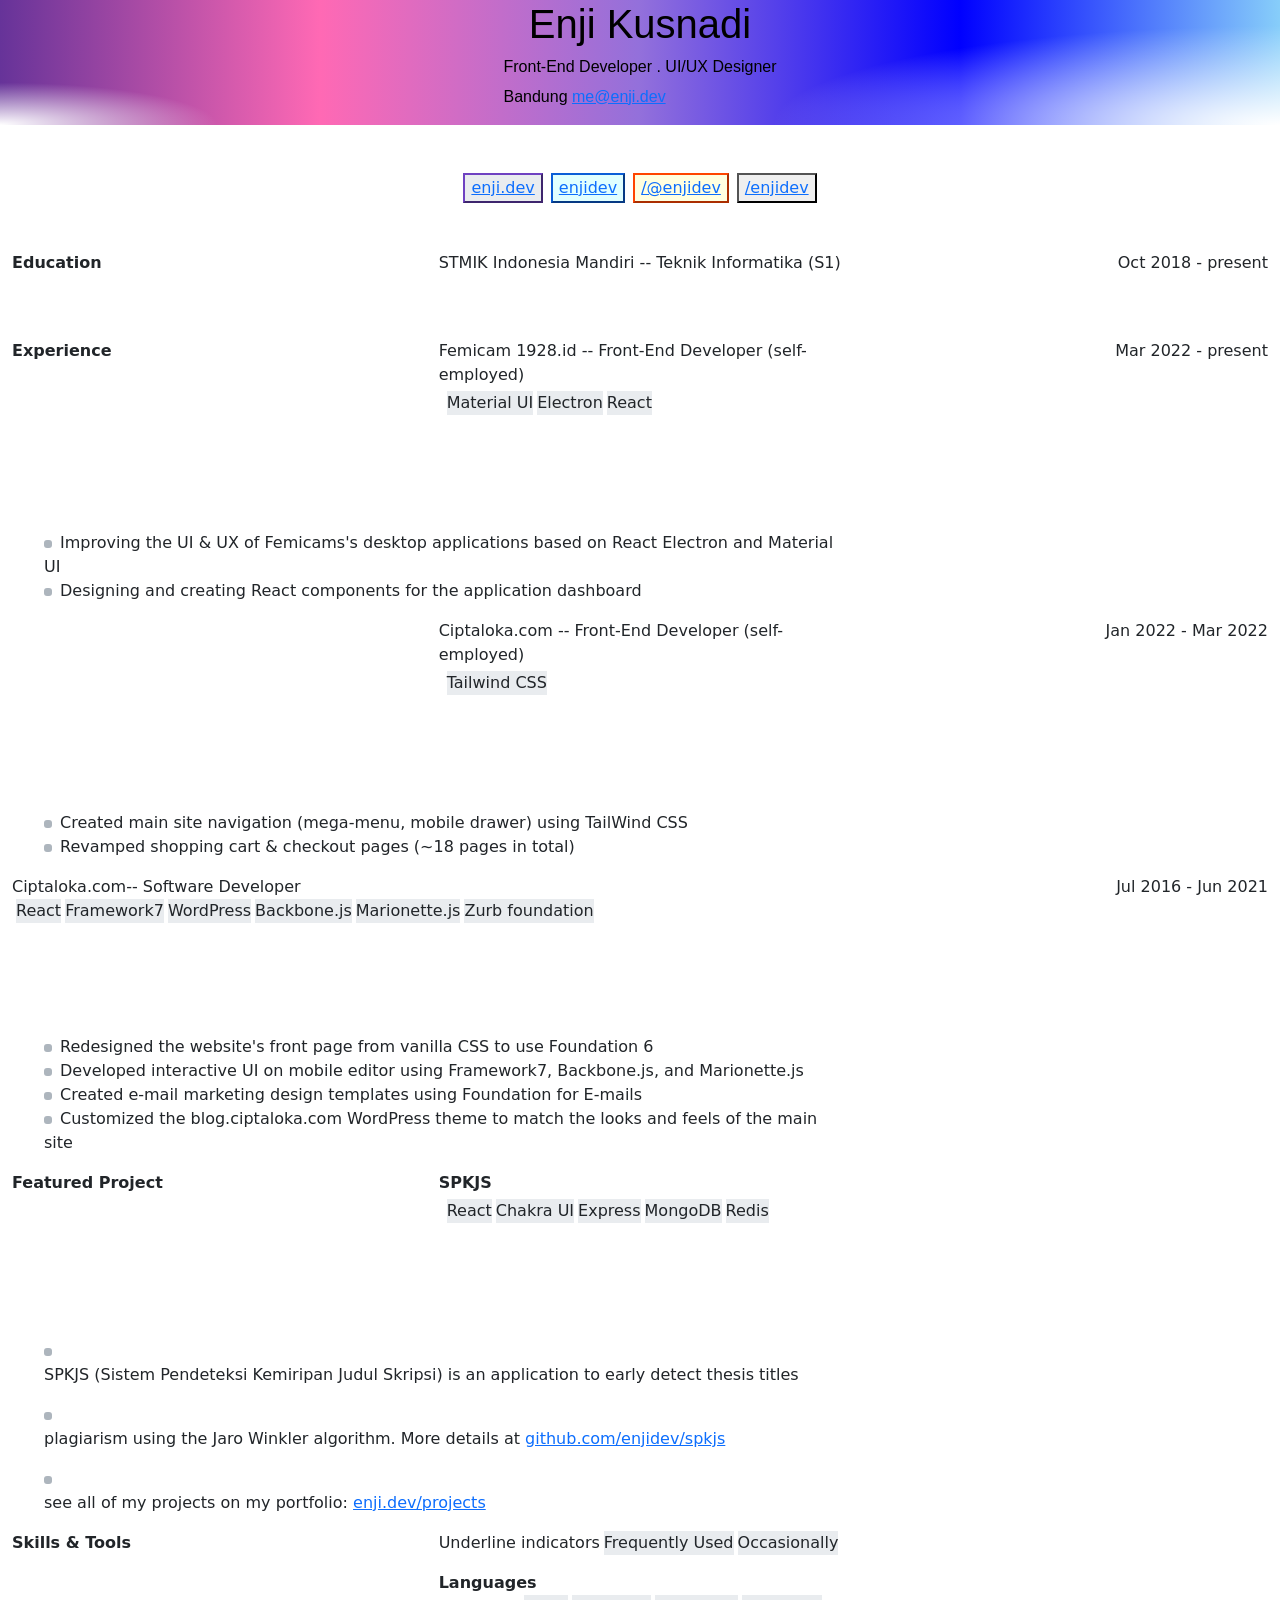
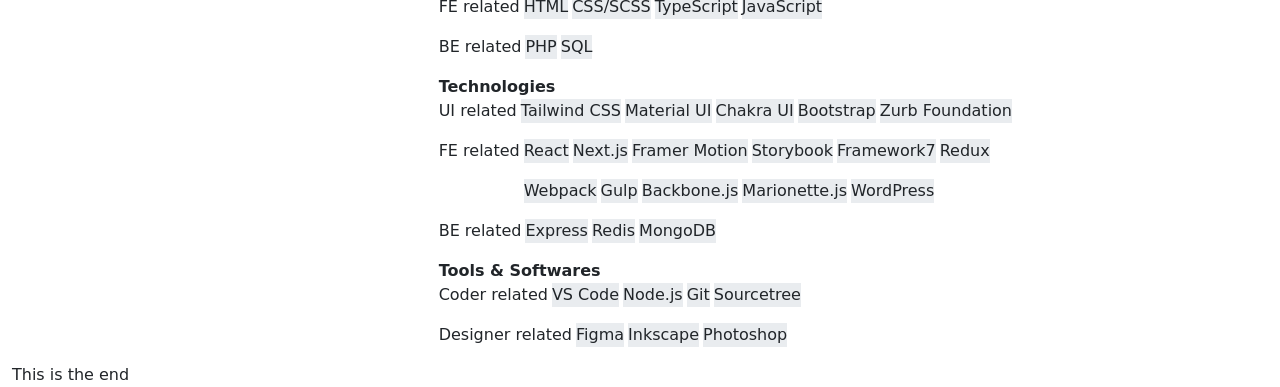
<file: Index.html>
<!DOCTYPE html>
<html lang="en" xmlns="http://www.w3.org/1999/html">
<head>
    <meta charset="UTF-8">
    <title>Project</title>
  <link href="Style.css" rel="stylesheet" type="text/css">
    <link href="bootstrap.min.css" rel="stylesheet">

</head>
<body>
<div class="container-fluid">
    <div class="row r0">
        <div class=" mix-color col-9  d-grid justify-content-center align-items-center w-100 flex-md-row flex-sm-column mb-5">
            <h1 class="d-flex justify-content-center">Enji Kusnadi</h1>
            <h6>Front-End Developer . UI/UX Designer</h6>
            <p class="locationicon" title="location-icon"> Bandung <a href="mailto:me@enji.dev" title="email-icon" class="emailicon">me@enji.dev</a></p>
        </div>
        <div class="col-3 d-flex gap-2 w-100 justify-content-center align-content-center flex-md-row flex-column mb-5 r5">
            <button  class="buttons btn1 bg-body-secondary" title="button1"><a class="linkicon1" href="https://www.enji.dev/">enji.dev</a></button>
            <button  class="buttons btn2" title="button2"><a class="linkicon2" href="https://uk.linkedin.com/company/enji-io">enjidev</a></button>
            <button  class="buttons btn3" title="button3"><a class="linkicon3" href="https://www.figma.com/@enjidev">/@enjidev</a></button>
            <button  class="buttons btn4" title="button4"><a class="linkicon4" href="https://github.com/enjidev">/enjidev</a></button>
        </div>
    </div>

    <div class="BO"></div>

    <div class="row r1">
        <div class="col-4 mb-5">
            <b>Education</b>
        </div>
        <div class="col-4 mb-5">
            <p>STMIK Indonesia Mandiri -- Teknik Informatika (S1)</p>
        </div>
        <div class="col-4  mb-5 ">
            <p class="d-flex justify-content-end" title="dateicon">Oct 2018 - present</p>
        </div>
    </div>

    <div class="BO"></div>

    <div class="row r2">
        <div class="col-4 mb-5">
            <b>Experience</b>
        </div>
        <div class="col-4 flex-md-row flex-column mb-5">
            <div class="d-ruby-text flex-md-row flex-column bold-text" title="add-pgh">Femicam 1928.id <span class="no-bold">-- Front-End Developer (self-employed)</span> </div>
            <div class="flex-md-row flex-column mb-5 p-1 d-flex justify-content-start gap-1 text-center">
                <br>
                <p class="shapes bg-body-secondary border-secondary allbold">Material UI</p>
                <p class="shapes bg-body-secondary border-secondary allbold">Electron</p>
                <p class="shapes bg-body-secondary border-secondary allbold">React</p>
            </div>
        </div>
        <div class="col-4 mb-5">
            <p class="d-flex justify-content-end" title="dateicon">Mar 2022 - present</p>
        </div>
        <div class="col-12 col-md-8 list1">
            <ul>
                <li>Improving the UI & UX of Femicams's desktop applications based on React Electron and Material UI</li>
                <li>Designing and creating React components for the application dashboard</li>
            </ul>
        </div>
    </div>
    <div class="row r3">
        <div class="col-4 flex-column flex-md-row mb-5"></div>
        <div class="col-4 flex-md-row flex-column mb-5">
            <div class="d-ruby-text flex-md-row flex-column bold-text" title="add-pgh">Ciptaloka.com <span class="no-bold">-- Front-End Developer (self-employed)</span> </div>
            <div class="flex-md-row flex-column mb-5 p-1 d-flex justify-content-start gap-1 text-center">
                <br>
                <p class="shapes2 bg-body-secondary border-secondary allbold">Tailwind CSS</p>
            </div>
        </div>
        <div class="col-4 mb-5">
            <p class="d-flex justify-content-end flex-md-row flex-column" title="dateicon">Jan 2022 - Mar 2022</p>
        </div>
        <div class="col-12 col-md-8 list1">
            <ul class="">
                <li class="">Created main site navigation (mega-menu, mobile drawer) using TailWind CSS</li>
                <li class="">Revamped shopping cart & checkout pages (~18 pages in total)</li>
            </ul>
        </div>
    </div>
    <div class="row r4">
            <div class="col-9  mb-5">
                <div class="d-ruby-text flex-md-row flex-column  bold-text push1 d-md-flex " title="add-pgh">Ciptaloka.com <span class="no-bold"> -- Software Developer</span>
                </div>
                <div class=" flex-md-row flex-column mb-5 d-flex justify-content-start gap-1 text-center push1">
                    <br>
                    <p class="shapes3 bg-body-secondary border-secondary allbold react1">React</p>
                    <p class="shapes3 bg-body-secondary border-secondary allbold framework1">Framework7</p>
                    <p class="shapes3 bg-body-secondary border-secondary allbold wordpress1">WordPress</p>
                    <p class="shapes3 bg-body-secondary border-secondary allbold bj1">Backbone.js</p>
                    <p class="shapes3 bg-body-secondary border-secondary allbold mj1">Marionette.js</p>
                    <p class="shapes3 bg-body-secondary border-secondary allbold zf1">Zurb foundation</p>
                </div>
            </div>

        <div class="col-3 mb-5">
            <p class="no-bold d-md-flex flex-md-row flex-column justify-content-md-end" title="dateicon">Jul 2016 - Jun 2021</p>
        </div>

            <div class="col-12 col-md-8 list1">
                <ul class="">
                    <li class="">Redesigned the website's front page from vanilla CSS to use Foundation 6</li>
                    <li class="">Developed interactive UI on mobile editor using Framework7, Backbone.js, and Marionette.js</li>
                    <li>Created e-mail marketing design templates using Foundation for E-mails</li>
                    <li>Customized the blog.ciptaloka.com WordPress theme to match the looks and feels of the main site</li>
                </ul>
            </div>
    </div>

    <div class="BO"></div>

    <div class="row r5">
        <div class="col-4 mb-5">
            <b>Featured Project</b>
        </div>
        <div class="col-8 mb-5">
            <div><b>SPKJS</b></div>
            <div class=" flex-md-row flex-column mb-5 p-1 d-flex justify-content-start gap-1 text-center">
                <br>
                <p class="shapes4 bg-body-secondary border-secondary allbold">React</p>
                <p class="shapes4 bg-body-secondary border-secondary allbold">Chakra UI</p>
                <p class="shapes4 bg-body-secondary border-secondary allbold">Express</p>
                <p class="shapes4 bg-body-secondary border-secondary allbold">MongoDB</p>
                <p class="shapes4 bg-body-secondary border-secondary allbold">Redis</p>
            </div>
            </div>
        <div class="col-12 col-md-10">
            <ul>
                <li class="no-marker list1"><p>SPKJS (Sistem Pendeteksi Kemiripan Judul Skripsi) is an application to early detect thesis titles</p></li>
                <li class="no-marker"><p class="pgh1">plagiarism using the Jaro Winkler algorithm. More details at <a href="https://github.com/enjidev/spkjs" title="link-icon" class="linkicon4">github.com/enjidev/spkjs</a></p></li>
                <li class="no-marker"><p class="pgh1 pgh2" title="star-icon">see all of my projects on my portfolio: <a href="https://www.enji.dev/projects" class="linkicon4" title="link-icon">enji.dev/projects</a></p></li>
            </ul>

        </div>
    </div>

    <div class="BO"></div>

    <div class="row r6">
        <div class="col-4 flex-column flex-md-row mb-5">
            <b>Skills & Tools</b>
        </div>

        <div class="col-8">
                <div class="d-flex flex-md-row flex-column text-center gap-1">
                    <p class="pgh3">Underline indicators</p>
                    <p class="shapes5 bg-body-secondary border-secondary allbold">Frequently Used</p>
                    <p class="shapes5 bg-body-secondary border-secondary allbold">Occasionally</p>
                </div>

            <b>Languages</b>
            <div class="d-flex flex-md-row flex-column text-center gap-1">
                <p class="pgh4">FE related
                <p class="shapes7 bg-body-secondary border-secondary allbold">HTML</p>
                <p class="shapes6 bg-body-secondary border-secondary allbold">CSS/SCSS</p>
                <p class="shapes6 bg-body-secondary border-secondary allbold">TypeScript</p>
                <p class="shapes6 bg-body-secondary border-secondary allbold">JavaScript</p>
        </div>
            <div class="d-flex flex-md-row flex-column text-center gap-1">
                <p class="pgh4">BE related
                <p class="shapes7 bg-body-secondary border-secondary allbold">PHP</p>
                <p class="shapes7 bg-body-secondary border-secondary allbold">SQL</p>
            </div>

            <b>Technologies</b>
            <div class="d-flex flex-md-row flex-column text-center gap-1">
                <p class="pgh4">UI related
                <p class="shapes8 bg-body-secondary border-secondary allbold">Tailwind CSS</p>
                <p class="shapes9 bg-body-secondary border-secondary allbold">Material UI</p>
                <p class="shapes9 bg-body-secondary border-secondary allbold ">Chakra UI</p>
                <p class="shapes9 bg-body-secondary border-secondary allbold">Bootstrap</p>
                <p class="shapes8 bg-body-secondary border-secondary allbold">Zurb Foundation</p>
            </div>
            <div class="d-flex flex-md-row flex-column text-center gap-1">
                <p class="pgh4">FE related</p>
                <p class="shapes7 bg-body-secondary border-secondary allbold">React</p>
                <p class="shapes7 bg-body-secondary border-secondary allbold">Next.js</p>
                <p class="shapes8 bg-body-secondary border-secondary allbold">Framer Motion</p>
                <p class="shapes9 bg-body-secondary border-secondary allbold">Storybook</p>
                <p class="shapes8 bg-body-secondary border-secondary allbold">Framework7</p>
                <p class="shapes7 bg-body-secondary border-secondary allbold">Redux</p>
            </div>

            <div class="d-flex flex-md-row flex-column text-center gap-1">
                <p class="pgh4 invisible">FE related</p><!--It's invisible to move the texts-->
                <p class="shapes9 bg-body-secondary border-secondary allbold">Webpack</p>
                <p class="shapes7 bg-body-secondary border-secondary allbold">Gulp</p>
                <p class="shapes8 bg-body-secondary border-secondary allbold">Backbone.js</p>
                <p class="shapes8 bg-body-secondary border-secondary allbold">Marionette.js</p>
                <p class="shapes8 bg-body-secondary border-secondary allbold">WordPress</p>
            </div>

            <div class="d-flex flex-md-row flex-column text-center gap-1">
                <p class="pgh4">BE related
                <p class="shapes9 bg-body-secondary border-secondary allbold">Express</p>
                <p class="shapes7 bg-body-secondary border-secondary allbold">Redis</p>
                <p class="shapes8 bg-body-secondary border-secondary allbold">MongoDB</p>
            </div>

            <b>Tools & Softwares</b>
                <div class="d-flex flex-md-row flex-column text-center gap-1">
                    <p class="pgh4">Coder related
                    <p class="shapes8 bg-body-secondary border-secondary allbold">VS Code</p>
                    <p class="shapes8 bg-body-secondary border-secondary allbold">Node.js</p>
                    <p class="shapes7 bg-body-secondary border-secondary allbold">Git</p>
                    <p class="shapes8 bg-body-secondary border-secondary allbold">Sourcetree</p>
                </div>

            <div class="d-flex flex-md-row flex-column text-center gap-1">
                <p class="pgh4">Designer related
                <p class="shapes7 bg-body-secondary border-secondary allbold">Figma</p>
                <p class="shapes9 bg-body-secondary border-secondary allbold">Inkscape</p>
                <p class="shapes8 bg-body-secondary border-secondary allbold">Photoshop</p>
            </div>
                </div>
        </div>
    <div class="BT"></div>
    <div class="Word">This is the end</div>
    </div>
</body>
</html>
</file>
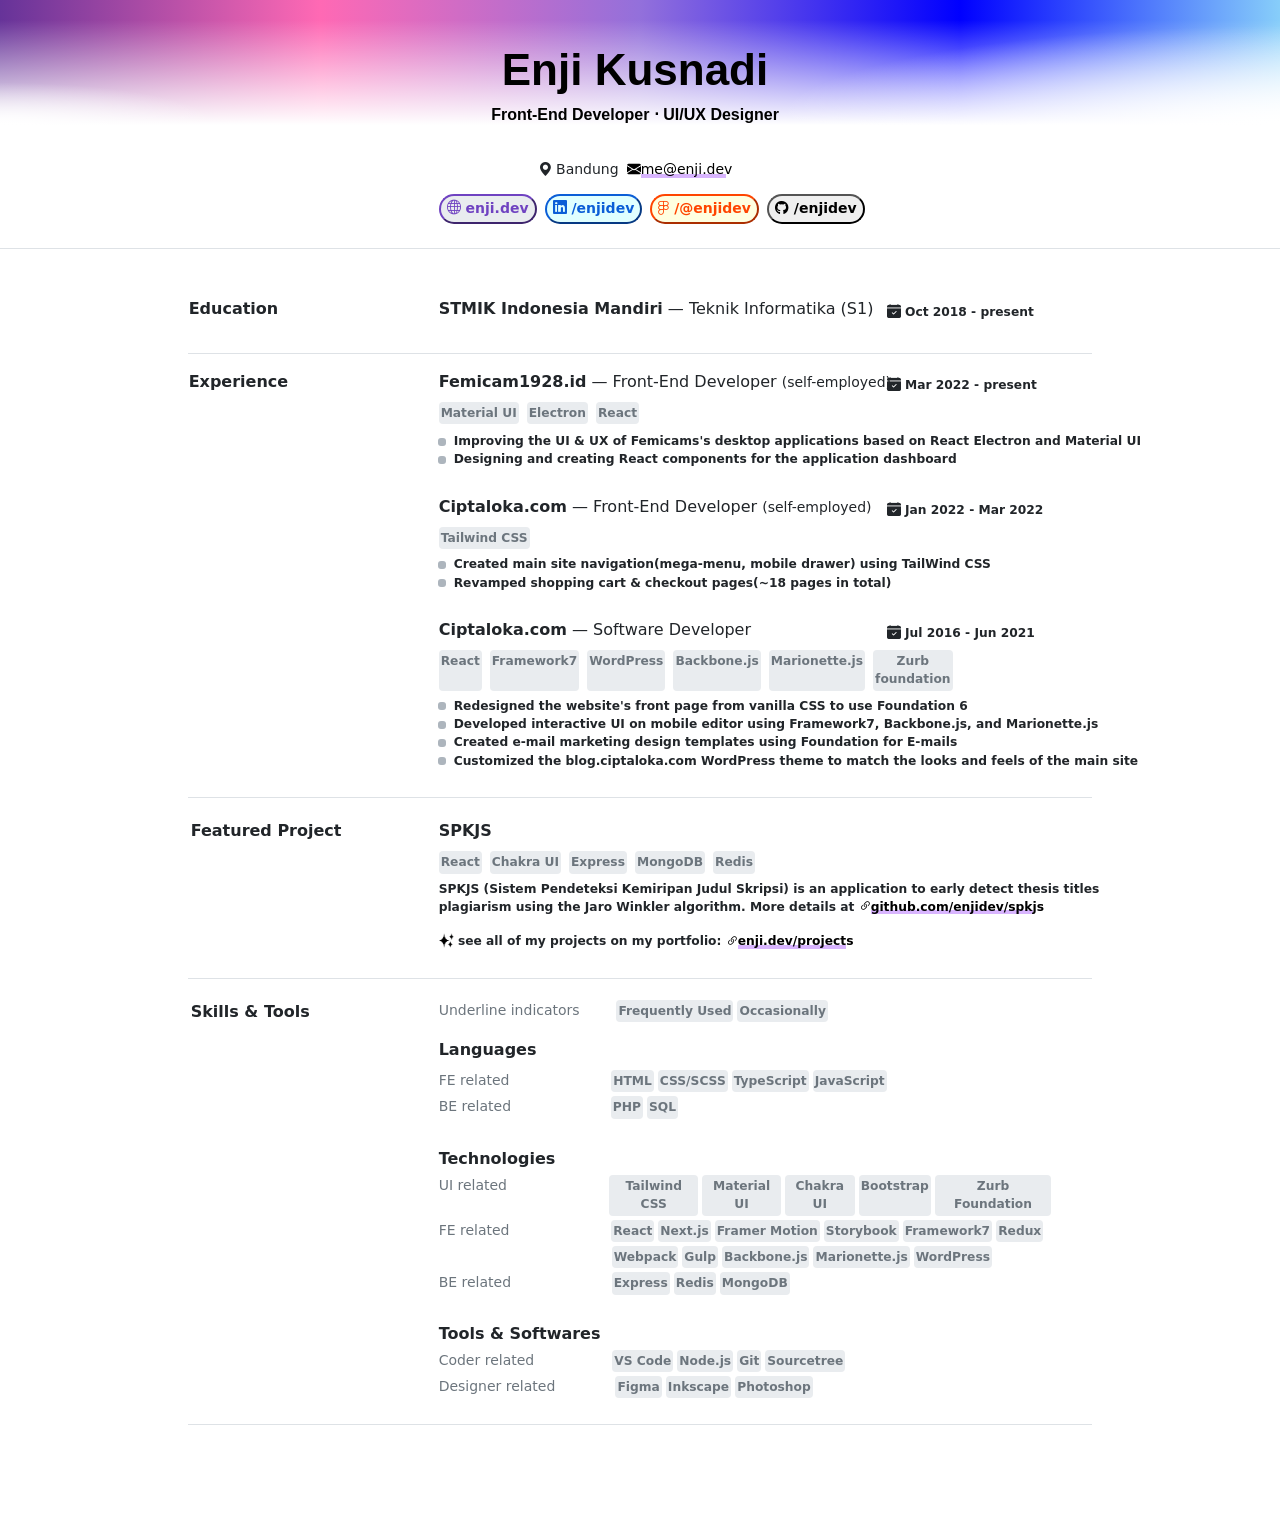
<file: index.html>
<!DOCTYPE html>
<html lang="en" xmlns="http://www.w3.org/1999/html" xmlns="http://www.w3.org/1999/html">
<head>
    <meta charset="UTF-8">
    <meta name="viewport" content="width=device-width,initial-scale=1">
    <title>Project</title>
    <link href="Style.css" rel="stylesheet" type="text/css">
    <link href="bootstrap.min.css" rel="stylesheet">
    <link href="https://cdn.jsdelivr.net/npm/bootstrap-icons@1.11.3/font/bootstrap-icons.css" rel="stylesheet">
    <link href="https://cdnjs.cloudflare.com//ajax/libs/font-awesome/6.5.0/css/all.min.css" rel="stylesheet">
</head>
<body>
<div class="container-fluid">
    <div class="row mix-color">
        <div class="fade1 position-absolute">
        <div class="col-12  d-grid justify-content-center align-items-center mb-5 position-relative" style="left: -5px">
            <h1 class="d-flex justify-content-center  mt-4 fw-bolder " style="font-size: 2.75rem">Enji Kusnadi</h1>
            <h6 class="fw-semibold">Front-End Developer ⋅ UI/UX Designer</h6>
        </div>
        </div>
    </div>
    <div class="row">
        <div class="col-12 d-flex justify-content-center gap-2 mt-4 position-relative" style="bottom: -10px; left: -5px">
            <p class="locationiconbi bi-geo-alt-fill small"> Bandung </p>
            <a href="mailto:me@enji.dev" class=" bi bi-envelope-fill small"><span class="mark1 position-relative d-inline-block text-decoration-none">me@enji.dev</span> </a>
        </div>
    </div>
    <div class="row border-bottom mb-2">
        <div class="col-12 d-flex gap-2 w-auto offset-4 flex-md-row flex-column mb-4 mt-2 responsive-move position-relative">

            <button class="btn1 bg-body-secondary rounded-5"><a href="https://www.enji.dev/"
                                                                class="text-center text-decoration-none bi bi-globe small fw-semibold position-relative" style="top: -1.5px"
            > enji.dev </a>
            </button>
            <button class="btn2 rounded-5"><a class="text-center text-decoration-none bi bi-linkedin small fw-semibold position-relative" style="top: -1.5px"
                                              href="https://uk.linkedin.com/company/enji-io"> /enjidev </a>
            </button>
            <button class="btn3 rounded-5"><a href="https://www.figma.com/@enjidev"
                                              class="text-center text-decoration-none figma small fw-semibold position-relative" style="top: -1.5px"><i
                    class="text-decoration-none fab fa-figma"></i> /@enjidev </a>
            </button>
            <button class="btn4 rounded-5"><a class="text-center text-decoration-none github small fw-semibold position-relative" style="top: -1.5px"
                                              href="https://github.com/enjidev"><i class="fab fa-github"></i> /enjidev
            </a></button>
        </div>
    </div>

    <div class="row  mt-5">
        <div class="col-1 offset-md-1">
            <b class="position-relative move9">Education</b>
        </div>
        <div class="col-5 offset-md-2 offset-3">
            <p><b>STMIK Indonesia Mandiri</b> — Teknik Informatika (S1)</p>
        </div>
        <div class="col-md-2 col-3 position-relative">
            <p class="d-flex bi bi-calendar-check-fill small"><span class="ms-1 small fw-semibold position-relative">Oct 2018 - present</span></p>
        </div>
    </div>

    <div class="border-bottom mx-auto my-3 responsive-border"></div>

    <div class="row  mt-3">
        <div class="col-1 mb-5 offset-md-1">
            <b class="position-relative move9">Experience</b>
        </div>
        <div class="col-5 offset-md-2 offset-3">
            <div class="d-ruby-text"><b>Femicam1928.id</b>
                <span> — Front-End Developer <span class="small">(self-employed)</span></span>
            </div>
            <div class="flex-md-row flex-column d-flex gap-2 text-center mt-2 w-75 small fw-semibold text-secondary">
                <p class="bg-body-secondary small rounded-1">Material UI</p>
                <p class="bg-body-secondary small rounded-1">Electron</p>
                <p class="bg-body-secondary small rounded-1">React</p>
            </div>
        </div>
        <div class="col-md-2 col-3 position-relative">
            <p class="d-flex bi bi-calendar-check-fill small"><span class="ms-1 small fw-semibold position-relative">Mar 2022 - present</span></p>
        </div>

        <div class="small offset-md-4">
            <ul class="position-relative small fw-semibold" style="top: -10px; left: -33px">
                <li>Improving the UI & UX of Femicams's desktop applications based on React Electron and Material UI
                </li>
                <li>Designing and creating React components for the application dashboard</li>
            </ul>
        </div>


        <div class="col-1 offset-md-1"></div>

        <div class="col-5 offset-md-2 offset-3 ">
            <div class="d-ruby-text"><b>Ciptaloka.com</b> <span
                    class="fw-normal"> — Front-End Developer <span class="small">(self-employed)</span></span></div>
            <div class="flex-md-row flex-column d-flex gap-1 text-center small text-secondary  fw-semibold mt-2 w-75">
                <p class=" bg-body-secondary small rounded-1">Tailwind CSS</p>
            </div>
        </div>

        <div class="col-md-2 col-3 position-relative">
            <p class="d-flex bi bi-calendar-check-fill small"><span class="ms-1 small fw-semibold position-relative">Jan 2022 - Mar 2022</span></p>
        </div>

        <div class="small offset-md-4">
            <ul class="position-relative small fw-semibold" style="top: -10px; left: -33px">
                <li>Created main site navigation(mega-menu, mobile drawer) using TailWind CSS</li>
                <li>Revamped shopping cart & checkout pages(~18 pages in total)</li>
            </ul>
        </div>

        <div class="col-md-5 col-4 offset-4 ">
            <div class="d-ruby-text"><b>Ciptaloka.com</b>
                <span class="fw-normal"> — Software Developer</span>
            </div>

            <div class=" flex-md-row flex-column d-flex gap-2 text-center mt-2 small fw-semibold text-secondary">
                <p class=" bg-body-secondary small w-auto rounded-1">React</p>
                <p class=" bg-body-secondary small  rounded-1">Framework7</p>
                <p class=" bg-body-secondary small  rounded-1">WordPress</p>
                <p class=" bg-body-secondary small  rounded-1">Backbone.js</p>
                <p class=" bg-body-secondary small  rounded-1">Marionette.js</p>
                <p class=" bg-body-secondary small  rounded-1">Zurb foundation</p>
            </div>
        </div>

        <div class="col-md-2 col-3 offset-md-0 offset-1 position-relative">
            <p class="bi bi-calendar-check-fill d-flex small"><span class="ms-1 small fw-semibold position-relative">Jul 2016 - Jun 2021</span></p>
        </div>

        <div class="small offset-md-4">
            <ul class="position-relative small fw-semibold" style="top: -10px; left: -33px">
                <li>Redesigned the website's front page from vanilla CSS to use Foundation 6</li>
                <li>Developed interactive UI on mobile editor using Framework7, Backbone.js, and
                    Marionette.js
                </li>
                <li>Created e-mail marketing design templates using Foundation for E-mails</li>
                <li>Customized the blog.ciptaloka.com WordPress theme to match the looks and feels of the main site</li>
            </ul>
        </div>
    </div>
    <div class="border-bottom mx-auto my-3 responsive-border position-relative" style="top: -15px"></div>
    <div class="row position-relative" style="top: -10px">
        <div class="col-2 offset-md-1">
            <b class="position-relative move10">Featured Project</b>
        </div>
        <div class="col-5 offset-1">
            <div class="offset-md-0 offset-3"><b>SPKJS</b></div>
            <div class="flex-md-row flex-column d-flex gap-2 text-center small fw-semibold w-75 text-secondary mt-2 offset-md-0 offset-3">
                <p class="bg-body-secondary small  rounded-1">React</p>
                <p class="bg-body-secondary small  rounded-1">Chakra UI</p>
                <p class="bg-body-secondary small rounded-1">Express</p>
                <p class="bg-body-secondary small rounded-1">MongoDB</p>
                <p class="bg-body-secondary small rounded-1">Redis</p>
            </div>
        </div>
        <div class="offset-md-4 small position-relative" style="top: -10px">
            <p class="small fw-semibold"> SPKJS (Sistem Pendeteksi Kemiripan Judul Skripsi) is an application to
                early detect thesis titles
                <br>
                plagiarism using the Jaro Winkler algorithm. More details at <a
                        href="https://github.com/enjidev/spkjs" class="bi bi-link-45deg"><span class="mark1 position-relative text-decoration-none d-inline-block">github.com/enjidev/spkjs</span></a>
            <p  class="small fw-semibold"> <img alt="sparkles" class="img-small position-relative" src="download.png">  see all of my projects on my portfolio: <a
                    href="https://www.enji.dev/projects" class="bi bi-link-45deg "><span class="mark1 position-relative text-decoration-none d-inline-block">enji.dev/projects</span></a>
            </p>
        </div>
    </div>

    <div class="border-bottom mx-auto my-3 responsive-border position-relative" style="top: -25px"></div>

    <div class="row position-relative mb-5" style="top: -20px">
        <div class="col-md-2 col-3 offset-md-1">
            <b class="position-relative move10">Skills & Tools</b>
        </div>

        <div class="col-md-8 col-5 offset-1">
            <div class="d-flex flex-md-row flex-column text-center gap-1 w-75  small text-secondary">
                <p>Underline indicators
                <div class="col d-flex flex-md-row flex-column text-center gap-1 fw-semibold small w-auto text-secondary position-relative move3">
                    <p class="bg-body-secondary  rounded-1 offset-md-1">Frequently Used</p>
                    <p class="bg-body-secondary  rounded-1">Occasionally</p>
                </div>
            </div>

            <div>
                <b>Languages</b>
            </div>
            <div class="d-flex flex-md-row flex-column text-center gap-2 small mt-2 w-75 text-secondary ">
                <p class="fw-normal">FE related
                <div class="col d-flex flex-md-row flex-column text-center gap-1 small fw-semibold move8 text-secondary offset-md-2 position-relative">
                    <p class="bg-body-secondary  rounded-1 ">HTML</p>
                    <p class="bg-body-secondary  rounded-1 ">CSS/SCSS</p>
                    <p class="bg-body-secondary  rounded-1 ">TypeScript</p>
                    <p class="bg-body-secondary rounded-1 ">JavaScript</p>
                </div>
            </div>
            <div class="d-flex flex-md-row flex-column text-center w-75 gap-2 small mt-md-0 mt-3 text-secondary position-relative up1">
                <p class="fw-normal">BE related
                <div class="col d-flex flex-md-row flex-column text-center gap-1 small fw-semibold position-relative move4 w-auto text-secondary offset-md-2">
                    <p class=" bg-body-secondary  rounded-1">PHP</p>
                    <p class=" bg-body-secondary  rounded-1">SQL</p>
                </div>
            </div>

            <div>
                <b>Technologies</b>
            </div>
            <div class="d-flex flex-md-row flex-column text-center w-75 gap-2 small mt-1 text-secondary">
                <p class="fw-normal">UI related
                <div class="col d-flex flex-md-row flex-column text-center small fw-semibold gap-1 position-relative move5 w-auto text-secondary offset-md-2 ">
                    <p class=" bg-body-secondary rounded-1 ">Tailwind CSS</p>
                    <p class=" bg-body-secondary rounded-1">Material UI</p>
                    <p class=" bg-body-secondary rounded-1">Chakra UI</p>
                    <p class=" bg-body-secondary rounded-1">Bootstrap</p>
                    <p class=" bg-body-secondary rounded-1">Zurb Foundation</p>
                </div>
            </div>
            <div class="d-flex flex-md-row flex-column text-center w-75 gap-2 small mt-md-0 mt-3 text-secondary position-relative up2">
                <p class="fw-normal">FE related</p>
                <div class="col d-flex flex-md-row flex-column text-center small fw-semibold gap-1 position-relative w-auto text-secondary offset-md-2 move7">
                    <p class=" bg-body-secondary rounded-1">React</p>
                    <p class=" bg-body-secondary  rounded-1">Next.js</p>
                    <p class=" bg-body-secondary rounded-1 ">Framer Motion</p>
                    <p class=" bg-body-secondary  rounded-1">Storybook</p>
                    <p class=" bg-body-secondary  rounded-1">Framework7</p>
                    <p class=" bg-body-secondary  rounded-1">Redux</p>
                </div>
            </div>

            <div class="d-flex flex-md-row flex-column text-center w-75 gap-2 small  text-secondary position-relative up3">
                <p class="invisible">BE related</p><!--It's invisible to move the texts-->
                <div class="col d-flex flex-md-row flex-column text-center small fw-semibold gap-1 position-relative move6 w-auto text-secondary offset-md-2">
                    <p class="bg-body-secondary rounded-1">Webpack</p>
                    <p class=" bg-body-secondary rounded-1">Gulp</p>
                    <p class=" bg-body-secondary rounded-1">Backbone.js</p>
                    <p class=" bg-body-secondary rounded-1">Marionette.js</p>
                    <p class=" bg-body-secondary rounded-1">WordPress</p>
                </div>
            </div>

            <div class="d-flex flex-md-row flex-column text-center w-75 gap-2 small mt-md-0 mt-3 text-secondary position-relative up4">
                <p class="fw-normal">BE related
                <div class="col d-flex flex-md-row flex-column text-center small fw-semibold position-relative move6 gap-1 w-auto text-secondary offset-md-2">
                    <p class=" bg-body-secondary rounded-1">Express</p>
                    <p class=" bg-body-secondary rounded-1">Redis</p>
                    <p class=" bg-body-secondary  rounded-1">MongoDB</p>
                </div>
            </div>

            <div>
                <b class="position-relative up6">Tools & Softwares</b>
            </div>
            <div class="d-flex flex-md-row flex-column text-center w-75 gap-2 small text-secondary position-relative mt-1 up6">
                <p class="fw-normal">Coder related
                <div class=" d-flex flex-md-row flex-column text-center gap-1 small  fw-semibold w-auto text-secondary offset-md-2 position-relative move1" >
                    <p class=" bg-body-secondary rounded-1">VS Code</p>
                    <p class=" bg-body-secondary rounded-1">Node.js</p>
                    <p class=" bg-body-secondary rounded-1">Git</p>
                <p class="bg-body-secondary rounded-1">Sourcetree</p>
                </div>
            </div>

            <div class="d-flex flex-md-row flex-column text-center gap-2 small w-75 text-secondary position-relative up5">
                <p class="fw-normal">Designer related
                <div class="col  d-flex flex-md-row flex-column text-center gap-1 small fw-semibold w-auto text-secondary offset-md-2  position-relative move2">
                    <p class=" bg-body-secondary rounded-1">Figma</p>
                    <p class=" bg-body-secondary rounded-1">Inkscape</p>
                    <p class=" bg-body-secondary rounded-1">Photoshop</p>
                </div>
            </div>
        </div>
    </div>
    <div class="border-bottom mx-auto my-3 responsive-border position-relative up7"></div>
</div>
</body>
</html>
</file>
<file: Style.css>
:root {
    --blue: blue;
    --black: black;
    --hotpink: hotpink;
}

.fade1
{
    bottom: 0;
    left: 0;
    width: 100%;
    height: 105px;
    background: linear-gradient(to bottom, transparent,white);
    pointer-events: none;
}

.mix-color {
    background-image: linear-gradient(to right,rebeccapurple , hotpink, mediumpurple, blue, lightskyblue);
    position: relative;
    color: var(--black);
    font-family: Arial, sans-serif;
    height: 125px;
    overflow: hidden;
}

.mix-color::before,
.mix-color::after {
    content: "";
    position: absolute;
    bottom: 0;
    width: 40%;
    height: 100px;
    background: radial-gradient(ellipse at bottom left, white 0%, transparent 30%);
    z-index: 1;
    pointer-events: none;
}

.mix-color::after {
    background: radial-gradient(ellipse at bottom right, white 0%, transparent 70%);
    right: 0;
    left: auto;
}

.btn1 {
    border-color: #6f42c1;
}

.bi-globe {
    color: #6f42c1;
}

.btn2 {
    border-color: #0b5ed7;
    background-color: lightcyan;
}

.bi-linkedin {
    color: #0b5ed7;
}

.btn3 {
    border-color: orangered;
    background-color: lightyellow;
}

.github {
    color: black;
}

.figma {
    color: orangered;
}

ul {
    list-style: none;
    padding-left: 0;
}

ul li::before {
    content: "";
    display: inline-block;
    width: 8px;
    height: 8px;
    background-color: #adb5bd;
    border-radius: 3px;
    margin-right: 8px;
    vertical-align: middle;
}

.bi-envelope-fill, .bi-link-45deg {
    color: black;
}

.mark1::before
{
    content: "";
    position: absolute;
    left: 0;
    bottom: 0;
    transform: translateY(-50%);
    width: 93.5%;
    height: 4px;
    background-color: #d8b4fe;
    z-index: -1;
}
.bi-calendar4-event {
    line-height: 1;
!important;
}

@media (min-width: 768px) {
    .move1 {
        left: -33.7px;
    }

    .move2 {
        left: -51.5px;
    }

    .move3 {
        left: -7px;
    }

    .move4 {
        left: -12px;
    }

    .move5 {
       left: -9.5px;
    }

    .move6 {
        left: -11px;
    }
    .move7
    {
        left: -10px;
    }
    .move8
    {
        left: -10px;
    }
    .move9
    {
        right: -70px;
    }
    .move10
    {
        right: -72px;
    }
    .up1 {
        top: -12px;
    }

    .up2 {
        top: -12px;
    }

    .up3 {
        top: -24px;
    }

    .up4 {
        top: -36px;
    }

    .up5 {
        top: -37px;
    }
    .up6
    {
        top: -25px;
    }
    .up7
    {
        top: -95px;
    }
    .col-3
    {
        left: -85px;
        bottom: -7px;
    }
    .ms-1
    {
        top: -1px;
    }
}
@media (max-width: 768px) {
    .responsive-move
    {
        left: 15px;
    }
}

a:hover {
    color: forestgreen;
    text-decoration-color: #d63384;
}

.responsive-border {
    width: 72%;
    max-width: 1050px;
}
body {
    overflow-x: hidden;
}

.img-small {
    width: 15px;
    height: 15px;
    top: -1px;
}

.rounded-1 {
    padding: 2px;
}
</file>
